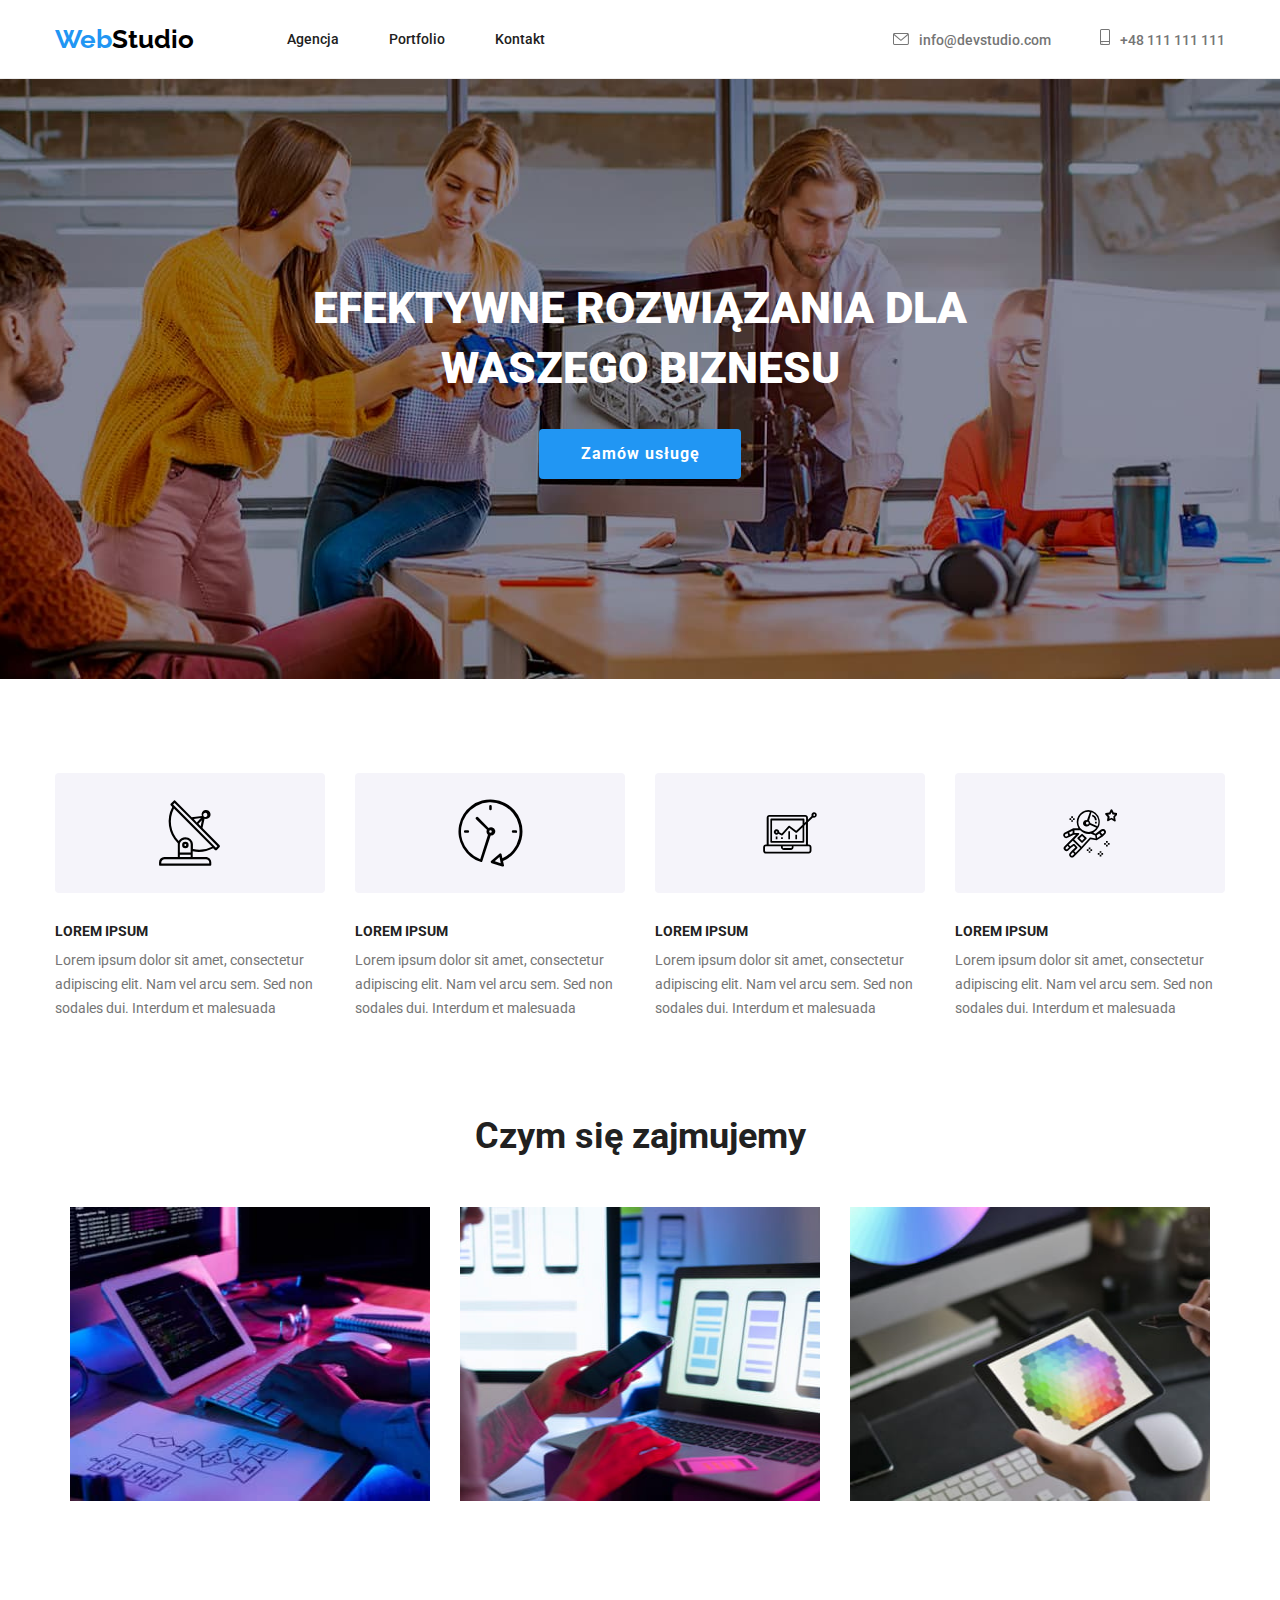
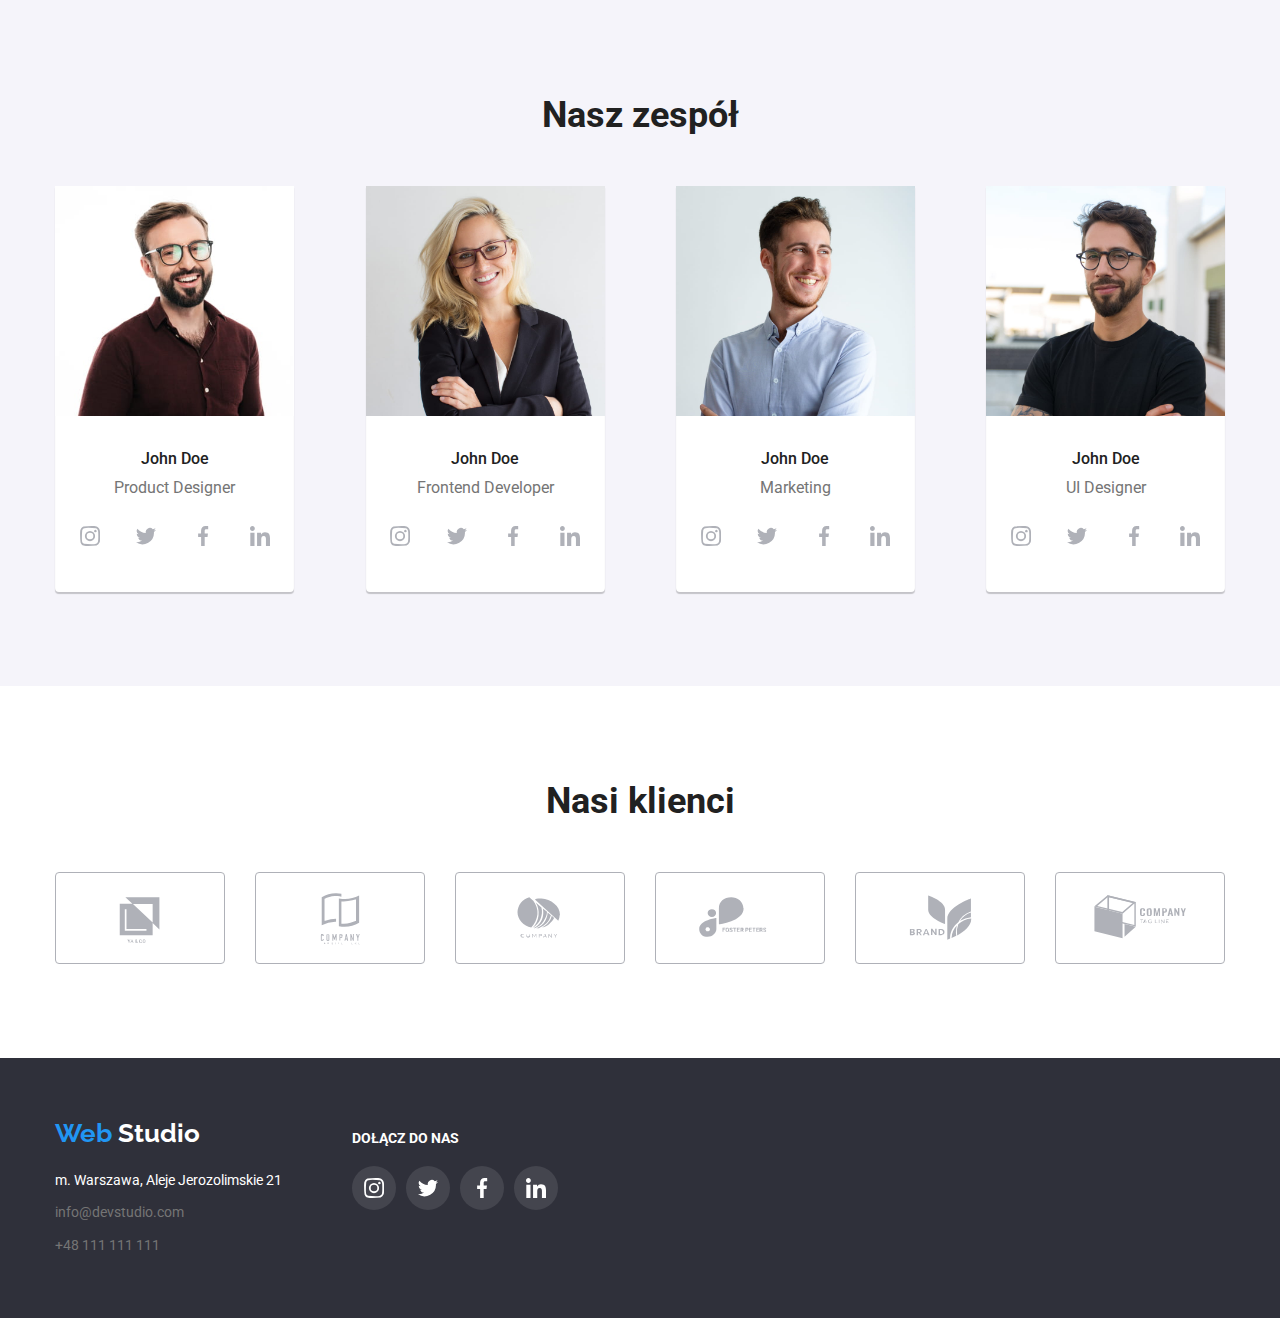
<file: index.html>
<!DOCTYPE html>
<html lang="pl">
  <head>
    <meta charset="UTF-8" >
    <meta http-equiv="X-UA-Compatible" content="IE=edge" >
    <meta name="viewport" content="width=device-width, initial-scale=1.0" >
    <title>Studio</title>
    <link rel="preconnect" href="https://fonts.googleapis.com" >
    <link rel="preconnect" href="https://fonts.gstatic.com" crossorigin >
    <link
      href="https://fonts.googleapis.com/css2?family=Raleway:wght@700&family=Roboto:wght@400;500;700;900&display=swap"
      rel="stylesheet"
    >
    <link
    rel="stylesheet"
    href="https://cdnjs.cloudflare.com/ajax/libs/modern-normalize/1.0.0/modern-normalize.min.css"
  >
    <link rel="stylesheet" href="./css/styles.css" >
  </head>
  <body>
    <header>
      <div class="container header-container">
        <nav>
          <div class="logo"><a class="webstudio" href="#"
          ><span class="logo-element ">Web</span
          ><span class="logo-second-element">Studio</span></a> 
          </div>
          <ul class="header-links">
            <li><a class="link" href="/">Agencja</a></li>
            <li><a class="link" href="./portfolio.html">Portfolio</a></li>
            <li><a class="link" href="/kontakt">Kontakt</a></li>
          </ul>
        </nav>
        <div class="header-links address-list">
          <ul class="flex-list">
            <li class="header-details">
              <a class="contacts-link" href="mailto:info@devstudio.com"
              ><svg width="16" height="12"  class="contacts-icon">
                <use class="envelope-icon" href="./images/icons.svg#icon-envelope-1"></use>
              </svg>info@devstudio.com</a>
            </li> 
            <li>
              <a class="contacts-link" href="tel:+48111111111"><svg class="contacts-icon" width="10" height="16"><use href="./images/icons.svg#icon-smartphone-1"></use></svg>+48 111 111 111</a>
            </li>
          </ul>
        </div>
      </div>
    </header>
    <main>
      <section class="first-section section" >
        <div class="first-section container">
          <div><h1 class="header-main">EFEKTYWNE ROZWIĄZANIA DLA WASZEGO BIZNESU</h1></div>
          <div class="button-container"><button class="button" type="button">Zamów usługę</button></div>
        </div>
      </section>
      <section class="second-section">
        <!-- <h2>Lorem ipsum sekcja</h2> -->
        <div class="container">
          <div class="second-section-flex">
            <ul class="text-columns">
              <li class="list-item"><div class="icon-box"><svg class="lorem-ipsum-class" width="65.32" height="70">
                <use
                  href="./images/icons.svg#icon-antenna-1"
                ></use>
              </svg></div>
                <div class="text-box"><h3>LOREM IPSUM</h3>
                <p class="second-section-paragraph">
                Lorem ipsum dolor sit amet, consectetur adipiscing elit. Nam vel
                arcu sem. Sed non sodales dui. Interdum et malesuada
                </p></div>
              </li>
              <li class="list-item"> <div class="icon-box"><svg class="lorem-ipsum-class" width="66.96" height="70">
                <use
                  href="./images/icons.svg#icon-clock-1"
                ></use>
              </svg></div>
              <div class="text-box"><h3>LOREM IPSUM</h3>
                <p class="second-section-paragraph">
                Lorem ipsum dolor sit amet, consectetur adipiscing elit. Nam vel
                arcu sem. Sed non sodales dui. Interdum et malesuada
                </p></div>
              </li>
              <li class="list-item"> <div class="icon-box"><svg class="lorem-ipsum-class" width="70" height="53.69">
                <use
                  href="./images/icons.svg#icon-diagram-1"
                ></use>
              </svg></div>
                <div class="text-box"><h3>LOREM IPSUM</h3>
                <p class="second-section-paragraph">
                Lorem ipsum dolor sit amet, consectetur adipiscing elit. Nam vel
                arcu sem. Sed non sodales dui. Interdum et malesuada
                </p></div>
              </li>
              <li class="list-item"><div class="icon-box"><svg class="lorem-ipsum-class" width="54.83" height="60.66">
                <use
                  href="./images/icons.svg#icon-astronaut-1"
                ></use>
              </svg></div>
                <div class="text-box"><h3>LOREM IPSUM</h3>
                <p class="second-section-paragraph">
                Lorem ipsum dolor sit amet, consectetur adipiscing elit. Nam vel
                arcu sem. Sed non sodales dui. Interdum et malesuada
                </p></div>
              </li>
            </ul>
          </div>
        </div>
      </section>
      <section class="second-section  section">
        <div class="container">
          <div class="team-descripton-section">
            <h2 class="container team-description">Czym się zajmujemy</h2>
            <ul class="image-section-1 container">
              <li>
                <img class="image-main-page"
                src="./images/img1.jpg"
                alt="programowanie"
                width="370"
                height="294"
              >
              </li>
              <li>
                <img class="image-main-page"
                src="./images/img2.jpg"
                alt="tworzenie aplikacji"
                width="370"
                height="294"
              >
              </li>
              <li>
                <img class="image-main-page"
                src="./images/img3.jpg"
                alt="tworzenie grafiki"
                width="370"
                height="294"
              >
              </li>
            </ul>
          </div>
        </div>
      </section>
      <section class="third-section section">
        <div class="=container">
         <h2 class="team-description team-members">Nasz zespół</h2>
         <ul class="image-section-2 container">
           <li class="photo-box">
             <div class="photo-block"><img class="image-main-page team-portrait"
              src="./images/img4.jpg"
              alt="John Doe"
              width="270"
              height="260"
            >
             <h3>John Doe</h3>
             <p class="position-description">Product Designer</p>
             <div class="team-social-media">
              <ul class="social-media-flex">
                <li class="social-media-flex-list" >
                  <div class="social-media-link"><svg class="individual-links"  width="44" height="44">
                    <use x="12px" y="12px" width="20" height="20"  href="./images/icons.svg#icon-instagram-2">
                    </use>
                  </svg></div>
                </li> 
                <li class="social-media-flex-list">
                  <div><svg class="individual-links" width="44" height="44">
                    <use x="12px" y="12px" width="20" height="20" href="./images/icons.svg#icon-twitter-1">
                    </use>
                  </svg></div>
                </li>
                <li class="social-media-flex-list">
                  <div><svg class="individual-links" width="44" height="44">
                    <use x="12px" y="12px" width="20" height="20" href="./images/icons.svg#icon-facebook-1">
                    </use>
                  </svg></div>
                </li>
                <li class="social-media-flex-list">
                  <div><svg class="individual-links" width="44" height="44">
                    <use x="12px" y="12px" width="20" height="20" href="./images/icons.svg#icon-linkedin-1">
                    </use>
                  </svg></div>
                </li>
              </ul>
            </div>
            </div>
           </li>
           <li class="photo-box">
             <div class="photo-block"><img class="image-main-page team-portrait"
              src="./images/img5.jpg"
              alt="John Doe"
              width="270"
              height="260"
            >
             <h3>John Doe</h3>
             <p class="position-description">Frontend Developer</p><div class="team-social-media">
              <ul class="social-media-flex">
                <li class="social-media-flex-list" >
                  <div class="social-media-link"><svg class="individual-links"  width="44" height="44">
                    <use x="12px" y="12px" width="20" height="20"  href="./images/icons.svg#icon-instagram-2">
                    </use>
                  </svg></div>
                </li> 
                <li class="social-media-flex-list">
                  <div><svg class="individual-links" width="44" height="44">
                    <use x="12px" y="12px" width="20" height="20" href="./images/icons.svg#icon-twitter-1">
                    </use>
                  </svg></div>
                </li>
                <li class="social-media-flex-list">
                  <div><svg class="individual-links" width="44" height="44">
                    <use x="12px" y="12px" width="20" height="20" href="./images/icons.svg#icon-facebook-1">
                    </use>
                  </svg></div>
                </li>
                <li class="social-media-flex-list">
                  <div><svg class="individual-links" width="44" height="44">
                    <use x="12px" y="12px" width="20" height="20" href="./images/icons.svg#icon-linkedin-1">
                    </use>
                  </svg></div>
                </li>
              </ul></div></div>
           </li>
           <li class="photo-box">
             <div class="photo-block"><img class="image-main-page team-portrait"
              src="./images/img6.jpg"
              alt="John Doe"
              width="270"
              height="260"
            >
             <h3>John Doe</h3>
             <p class="position-description">Marketing</p><div class="team-social-media">
              <ul class="social-media-flex">
                <li class="social-media-flex-list" >
                  <div class="social-media-link"><svg class="individual-links"  width="44" height="44">
                    <use x="12px" y="12px" width="20" height="20"  href="./images/icons.svg#icon-instagram-2">
                    </use>
                  </svg></div>
                </li> 
                <li class="social-media-flex-list">
                  <div><svg class="individual-links" width="44" height="44">
                    <use x="12px" y="12px" width="20" height="20" href="./images/icons.svg#icon-twitter-1">
                    </use>
                  </svg></div>
                </li>
                <li class="social-media-flex-list">
                  <div><svg class="individual-links" width="44" height="44">
                    <use x="12px" y="12px" width="20" height="20" href="./images/icons.svg#icon-facebook-1">
                    </use>
                  </svg></div>
                </li>
                <li class="social-media-flex-list">
                  <div><svg class="individual-links" width="44" height="44">
                    <use x="12px" y="12px" width="20" height="20" href="./images/icons.svg#icon-linkedin-1">
                    </use>
                  </svg></div>
                </li>
              </ul></div></div>
           </li>
           <li class="photo-box">
             <div class="photo-block"><img class="image-main-page team-portrait"
              src="./images/img7.jpg"
              alt="John Doe"
              width="270"
              height="260"
            >
             <h3>John Doe</h3>
             <p class="position-description">UI Designer</p><div class="team-social-media">
              <ul class="social-media-flex">
                <li class="social-media-flex-list" >
                  <div class="social-media-link"><svg class="individual-links"  width="44" height="44">
                    <use x="12px" y="12px" width="20" height="20"  href="./images/icons.svg#icon-instagram-2">
                    </use>
                  </svg></div>
                </li> 
                <li class="social-media-flex-list">
                  <div><svg class="individual-links" width="44" height="44">
                    <use x="12px" y="12px" width="20" height="20" href="./images/icons.svg#icon-twitter-1">
                    </use>
                  </svg></div>
                </li>
                <li class="social-media-flex-list">
                  <div><svg class="individual-links" width="44" height="44">
                    <use x="12px" y="12px" width="20" height="20" href="./images/icons.svg#icon-facebook-1">
                    </use>
                  </svg></div>
                </li>
                <li class="social-media-flex-list">
                  <div><svg class="individual-links" width="44" height="44">
                    <use x="12px" y="12px" width="20" height="20" href="./images/icons.svg#icon-linkedin-1">
                    </use>
                  </svg></div>
                </li>
              </ul></div></div>
           </li>
         </ul>
       </div>
      </section>
      <section class="last-section">
        <div class="last-section-paragraph container"><h2>Nasi klienci</h2></div>
        <div class="container last-section-icons">
          <svg class="client-icon" width="170" height="92">
            <use
              href="./images/icons.svg#icon-Client-1-1"
            ></use>
          </svg>
          <svg class="client-icon" width="170" height="92">
            <use
              href="./images/icons.svg#icon-Client-2-1"
            ></use>
          </svg>
          <svg class="client-icon" width="170" height="92">
            <use
              href="./images/icons.svg#icon-Client-3-1"
            ></use>
          </svg>
          <svg class="client-icon" width="170" height="92">
            <use
              href="./images/icons.svg#icon-Client-4-1"
            ></use>
          </svg>
          <svg class="client-icon" width="170" height="92">
            <use
              href="./images/icons.svg#icon-Client-5-1"
            ></use>
          </svg>
          <svg class="client-icon" width="170" height="92">
            <use
              href="./images/icons.svg#icon-Client-6-1"
            ></use>
          </svg>
        </div>
      </section>
    </main>
    <footer>
      <div class="container">
        <div class="footer-elements">
          <div><div class="logo logo-footer-style">
            <a class="webstudio" href="#">
              <span class="logo-element">Web</span>
              <span class="logo-footer">Studio</span></a
              >
          </div>
          <div class="footer-address">
            <address>
              <p class="address-footer">m. Warszawa, Aleje Jerozolimskie 21</p>
              <ul class="footer-list">
                <li class="link-first"><a class="contacts-link" href="mailto:info@devstudio.com"
                >info@devstudio.com</a
                >
                </li>
                <li>
                  <div ><a class="contacts-link" href="tel:+48111111111">+48 111 111 111</a></div>
                </li>
              </ul>
            </address>
          </div>
        </div>
          <div class="social-media">
            <p class="footer-links">DOŁĄCZ DO NAS</p>
            <div class="footer-icon-flex">
              <ul class="social-media-flex-footer">
                <li class="social-media-flex-list" >
                  <div class="social-media-link"><svg class="footer-icons"  width="44" height="44">
                    <use x="12px" y="12px" width="20" height="20"  href="./images/icons.svg#icon-instagram-2">
                    </use>
                  </svg></div>
                </li> 
                <li class="social-media-flex-list">
                  <div><svg class="footer-icons" width="44" height="44">
                    <use x="12px" y="12px" width="20" height="20" href="./images/icons.svg#icon-twitter-1">
                    </use>
                  </svg></div>
                </li>
                <li class="social-media-flex-list">
                  <div><svg class="footer-icons" width="44" height="44">
                    <use x="12px" y="12px" width="20" height="20" href="./images/icons.svg#icon-facebook-1">
                    </use>
                  </svg></div>
                </li>
                <li class="social-media-flex-list">
                  <div><svg class="footer-icons" width="44" height="44">
                    <use x="12px" y="12px" width="20" height="20" href="./images/icons.svg#icon-linkedin-1">
                    </use>
                  </svg></div>
                </li>
              </ul></div>
            </div>
        </div>
      </div>
    </footer>
  </body>
</html>
</file>
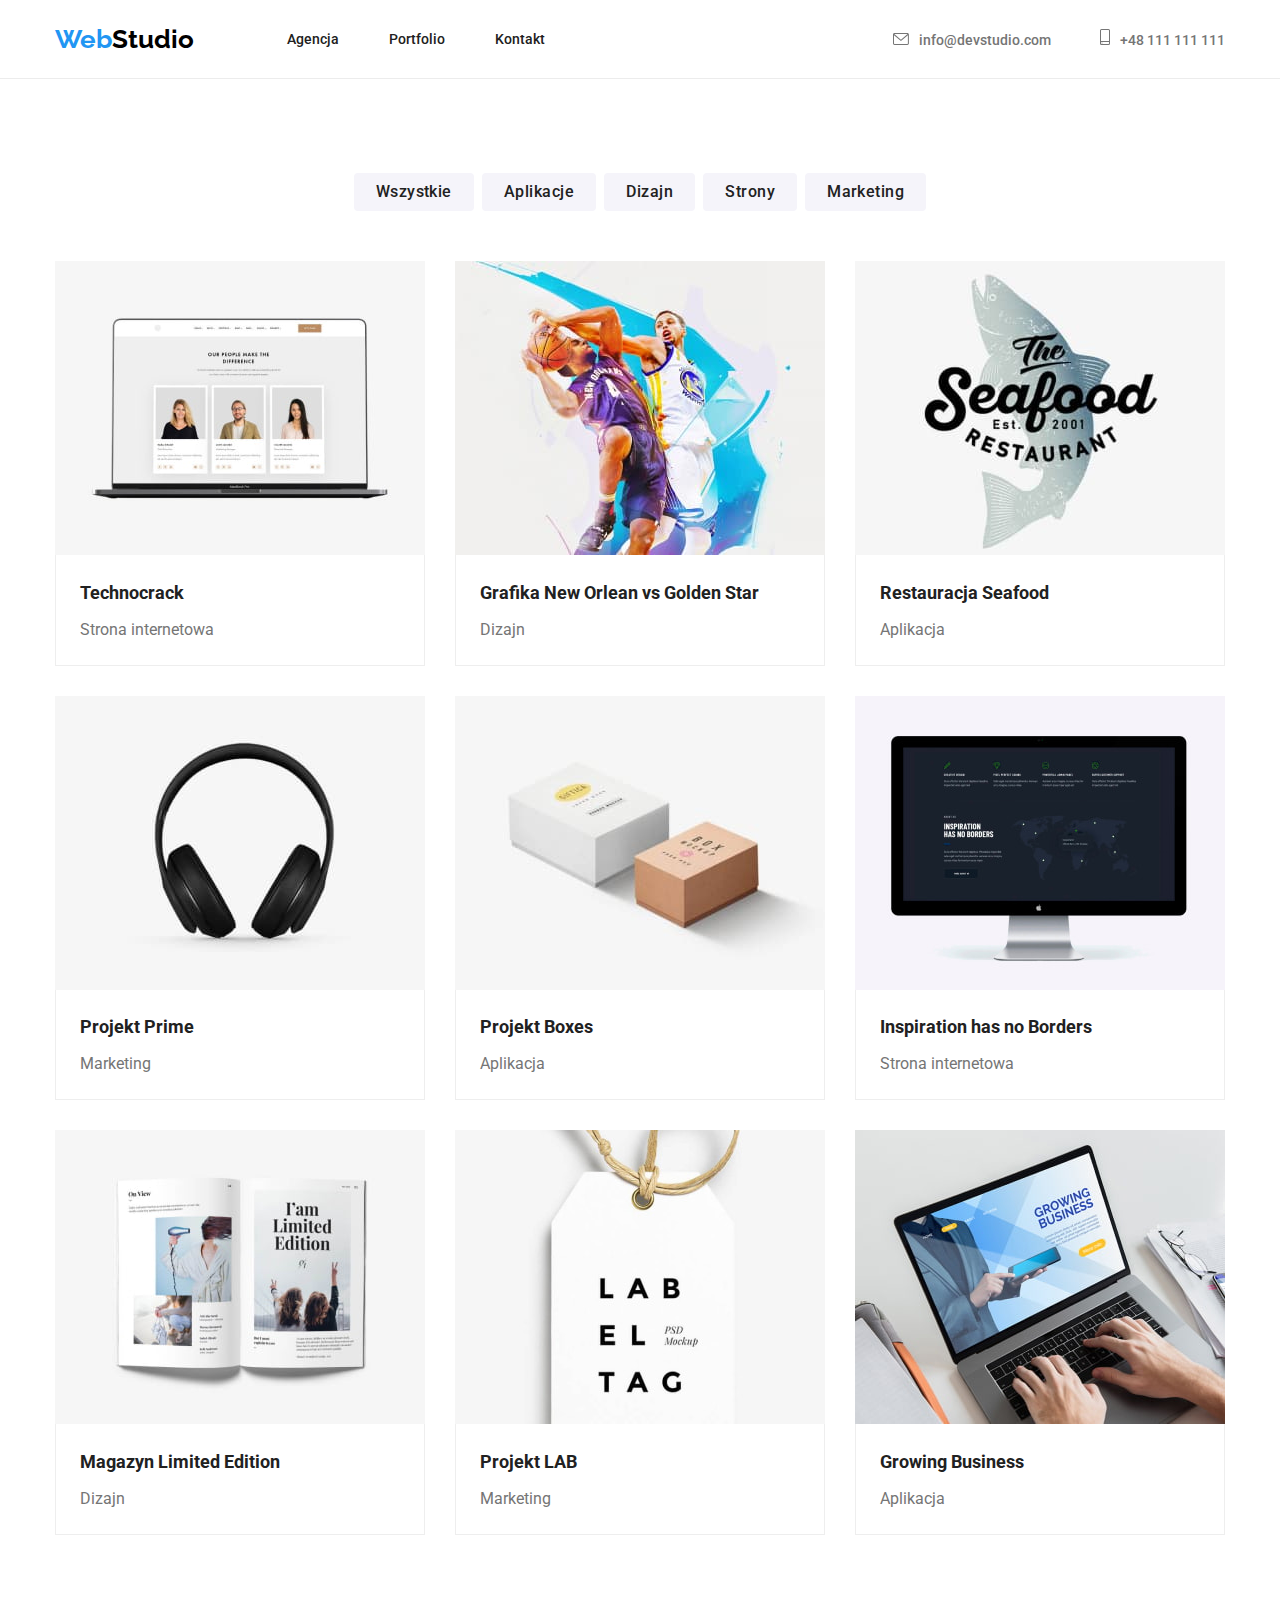
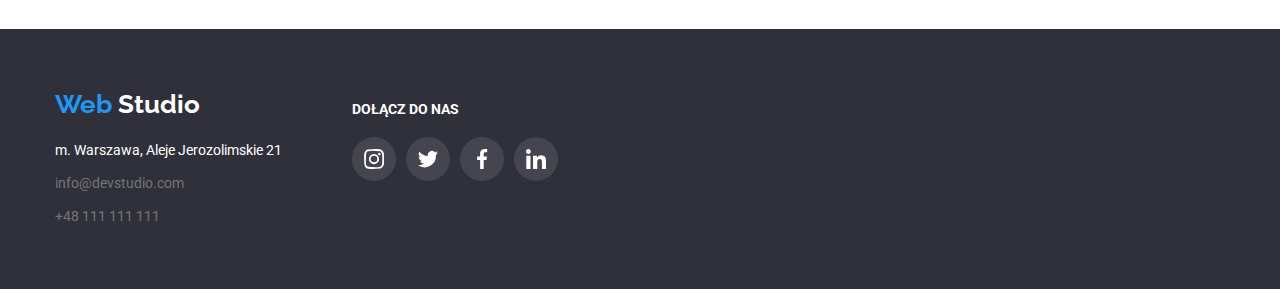
<file: portfolio.html>
<!DOCTYPE html>
<html lang="pl">
  <head>
    <meta charset="UTF-8">
    <meta http-equiv="X-UA-Compatible" content="IE=edge">
    <meta name="viewport" content="width=device-width, initial-scale=1.0">
    <title>Portfolio</title>
    <link rel="preconnect" href="https://fonts.googleapis.com">
    <link rel="preconnect" href="https://fonts.gstatic.com" crossorigin>
    <link
      href="https://fonts.googleapis.com/css2?family=Raleway:wght@700&family=Roboto:wght@400;500;700;900&display=swap"
      rel="stylesheet">
    <link
      rel="stylesheet"
      href="https://cdnjs.cloudflare.com/ajax/libs/modern-normalize/1.0.0/modern-normalize.min.css"
    > 
    <link rel="stylesheet" href="./css/styles.css">
  </head>
  <body>
    <header>
      <div class="container header-container">
        <nav>
          <div class="logo"><a class="webstudio" href="#"
          ><span class="logo-element ">Web</span
          ><span class="logo-second-element">Studio</span></a> 
          </div>
          <ul class="header-links">
            <li><a class="link" href="/">Agencja</a></li>
            <li><a class="link" href="./portfolio.html">Portfolio</a></li>
            <li><a class="link" href="/kontakt">Kontakt</a></li>
          </ul>
        </nav>
        <div class="header-links address-list">
          <ul class="flex-list">
            <li class="header-details">
              <a class="contacts-link" href="mailto:info@devstudio.com"
              ><svg width="16" height="12"  class="contacts-icon">
                <use class="envelope-icon" href="./images/icons.svg#icon-envelope-1"></use>
              </svg>info@devstudio.com</a>
            </li> 
            <li>
              <a class="contacts-link" href="tel:+48111111111"><svg class="contacts-icon" width="10" height="16"><use href="./images/icons.svg#icon-smartphone-1"></use></svg>+48 111 111 111</a>
            </li>
          </ul>
        </div>
      </div>
    </header>
    <main class="main-portfolio">
      <div>
        <ul class="button-links">
          <li>
            <button class="button-portfolio" type="button">Wszystkie</button>
          </li>
          <li>
            <button class="button-portfolio" type="button">Aplikacje</button>
          </li>
          <li>
            <button class="button-portfolio" type="button">Dizajn</button>
          </li>
          <li>
            <button class="button-portfolio" type="button">Strony</button>
          </li>
          <li>
            <button class="button-portfolio" type="button">Marketing</button>
          </li>
        </ul>
      </div>
      <section class="portfolio section">
        <ul class="portfolio-images container">
            <li class="item">
              <div class="photo-block-portfolio"><img
              src="images/img8.jpg"
              alt="strona internetowa"
              width="370"
              height="294">
              <div class="item-text"><h3 lang="en">Technocrack</h3>
              <p>Strona internetowa</p></div></div>
            </li>
            <li class="item">
              <div class="photo-block-portfolio"><img
              src="images/img9.jpg"
              alt="dizajn"
              width="370"
              height="294">
              <div class="item-text"><h3>Grafika New Orlean vs Golden Star</h3>
              <p>Dizajn</p></div></div>
            </li>
            <li class="item">
              <div class="photo-block-portfolio"><img
              src="images/img10.jpg"
              alt="aplikacja"
              width="370"
              height="294">
              <div class="item-text"><h3>Restauracja Seafood</h3>
              <p>Aplikacja</p></div></div>
            </li>
            <li class="item">
              <div class="photo-block-portfolio"><img
              src="images/img11.jpg"
              alt="słuchawki"
              width="370"
              height="294">
              <div class="item-text"><h3>Projekt Prime</h3>
              <p>Marketing</p></div></div>
            </li>
            <li class="item">
              <div class="photo-block-portfolio"><img
              src="images/img12.jpg"
              alt="pudełka"
              width="370"
              height="294">
              <div class="item-text"><h3 lang="en">Projekt Boxes</h3>
              <p>Aplikacja</p></div></div>
            </li>
            <li class="item">
              <div class="photo-block-portfolio"><img
              src="images/img13.jpg"
              alt="monitor"
              width="370"
              height="294">
              <div class="item-text"><h3 lang="en">Inspiration has no Borders</h3>
              <p>Strona internetowa</p></div></div>
            </li>
            <li class="item">
              <div class="photo-block-portfolio"><img
              src="images/img14.jpg"
              alt="magazyn"
              width="370"
              height="294">
              <div class="item-text"><h3>Magazyn Limited Edition</h3>
              <p>Dizajn</p></div></div>
            </li>
            <li class="item">
              <div class="photo-block-portfolio"><img
              src="images/img15.jpg"
              alt="etykieta"
              width="370"
              height="294">
              <div class="item-text"><h3>Projekt LAB</h3>
              <p>Marketing</p></div></div>
            </li>
            <li class="item">
              <div class="photo-block-portfolio"><img
              src="images/img16.jpg"
              alt="laptop"
              width="370"
              height="294">
              <div class="item-text"><h3 lang="en">Growing Business</h3>
              <p>Aplikacja</p></div></div>
            </li>
        </ul>
    </section>
    </main>
    <footer>
      <div class="container">
        <div class="footer-elements">
          <div><div class="logo logo-footer-style">
            <a class="webstudio" href="#">
              <span class="logo-element">Web</span>
              <span class="logo-footer">Studio</span></a
              >
          </div>
          <div class="footer-address">
            <address>
              <p class="address-footer">m. Warszawa, Aleje Jerozolimskie 21</p>
              <ul class="footer-list">
                <li class="link-first"><a class="contacts-link" href="mailto:info@devstudio.com"
                >info@devstudio.com</a
                >
                </li>
                <li>
                  <div ><a class="contacts-link" href="tel:+48111111111">+48 111 111 111</a></div>
                </li>
              </ul>
            </address>
          </div>
        </div>
          <div class="social-media">
            <p class="footer-links">DOŁĄCZ DO NAS</p>
            <div class="footer-icon-flex">
              <ul class="social-media-flex-footer">
                <li class="social-media-flex-list" >
                  <div class="social-media-link"><svg class="footer-icons"  width="44" height="44">
                    <use x="12px" y="12px" width="20" height="20"  href="./images/icons.svg#icon-instagram-2">
                    </use>
                  </svg></div>
                </li> 
                <li class="social-media-flex-list">
                  <div><svg class="footer-icons" width="44" height="44">
                    <use x="12px" y="12px" width="20" height="20" href="./images/icons.svg#icon-twitter-1">
                    </use>
                  </svg></div>
                </li>
                <li class="social-media-flex-list">
                  <div><svg class="footer-icons" width="44" height="44">
                    <use x="12px" y="12px" width="20" height="20" href="./images/icons.svg#icon-facebook-1">
                    </use>
                  </svg></div>
                </li>
                <li class="social-media-flex-list">
                  <div><svg class="footer-icons" width="44" height="44">
                    <use x="12px" y="12px" width="20" height="20" href="./images/icons.svg#icon-linkedin-1">
                    </use>
                  </svg></div>
                </li>
              </ul></div>
            </div>
        </div>
      </div>
    </footer>
  </body>
</html>
</file>
<file: css/styles.css>
:root{
  --background-color-haeder:rgba(255, 255, 255, 1);
  --second-brand-color:rgba(47, 48, 58, 1);
  --list-font-color:rgba(117, 117, 117, 1);
}
* {
  box-sizing: border-box;
  margin: 0;
  padding: 0;
}
.container{
  max-width: 1200px;
  padding: 0 15px;
  margin:0 auto;
  width: 100%;
}
body {
  font-family: "Roboto", sans-serif, "Raleway", sans-serif;
  color:rgba(33, 33, 33, 1);
}
/* header */
header {
  background-color:var(--background-color-haeder);
  padding-top: 32px;
  padding-bottom:32px;
}
 
.webstudio {
  font-family: "Raleway", sans-serif;
  font-weight: 700;
  font-size: 26px;
  line-height: 1.17;
  text-decoration: none;
  cursor: none;
}
.logo{
  margin:auto;
}
.logo-element {
  color: #2196f3;
}
.header-links li {
  font-weight: 500;
  font-size: 14px;
  line-height: 1.17;
  margin:auto;
  /* margin:auto;
  padding: auto; */
}
.link {
  color: rgba(33, 33, 33, 1);
  text-decoration: none;
}
.link:active,
.link:hover,
.link:focus {
  color: rgba(33, 150, 243, 1);
}
.contacts-link {
  color: var(--list-font-color);
  text-decoration: none;
}
.contacts-link:active,
.contacts-link:hover,
.contacts-link:focus {
  color: rgba(33, 150, 243, 1);
}
a:hover svg {
  fill:rgba(33, 150, 243, 1);
}
.logo-second-element {
  color: rgba(0, 0, 0, 1);
}
/* main */
.first-section {
  background-color: #2f303a;
  background-image:url("../images/img17.jpg"), linear-gradient(rgba(47, 48, 58, 0.4),rgba(47, 48, 58, 0.4));
  background-repeat: no-repeat;
  background-position:center;
  background-size:cover;
  /* min-width: 100%; */
  margin:0 auto;
  max-width: 1600px;
}
h1 {
  color: #ffffff;
  text-align: center;
  font-size: 44px;
  line-height: 1.36;
  font-weight: 900;
  padding-top:200px;
}
.button {
  font-family: inherit;
  background-color: rgba(33, 150, 243, 1);
  color: rgba(255, 255, 255, 1);
  font-weight: 700;
  font-size: 16px;
  line-height: 1.87;
  letter-spacing: 0.06em;
  text-align: center;
  cursor: pointer;
  padding-top:10px;
  padding-bottom:10px;
  padding-left: 42px;
  padding-right:41px;
  border-style:none;
  border-radius: 4px;
  margin-bottom:200px;
}

.button:active,
.button:hover,
.button:focus {
  background-color: rgb(16, 234, 250);
}
/* sections */
h2 {
  font-size: 36px;
  line-height: 1.17;
  text-align: center;
  margin-bottom: 50px;
}
.second-section {
  background-color: #ffffff;
  padding-top:94px;
}
.second-section h3 {
  font-size: 14px;
  line-height: 1.17;
}
.second-section-paragraph {
  color: var(--list-font-color);
  font-size: 14px;
  line-height: 1.71;
}
.third-section {
  background-color: #f5f4fa;
}
.third-section h3 {
  font-weight: 500;
  font-size: 16px;
  line-height: 1.17;
}
.position-description {
  color: var(--list-font-color);
  font-size: 16px;
  line-height: 1.17;
  margin-top:10px;
}
footer {
  background-color:var(--second-brand-color);
}
.logo-footer {
  color: #ffffff;
}
address {
  font-size: 14px;
  line-height: 1.71;
  font-style: normal;
}
address > p {
  color: #ffffff;
  font-weight: 400;
  font-size: 14px;
  line-height: 1.71;
}
.contacts {
  color: rgba(255, 255, 255, 0.6);
  text-decoration: none;
}
ul {
  list-style-type: none;
}
.footer-portfolio {
  text-decoration-line: underline;
  color: var(--list-font-color);
}
.button-portfolio {
  color: rgba(33, 33, 33, 1);
  font-weight: 500;
  font-size: 16px;
  line-height: 1.625;
  letter-spacing: 0.03em;
  text-align: center;
  background-color: rgba(245, 244, 250, 1);
  padding:6px 22px 6px 22px;
  border-style: none;
  border-radius:4px;
}
.button-portfolio:active,
.button-portfolio:focus,
.button-portfolio:hover {
  background-color: rgba(33, 150, 243, 1);
  color: rgba(255, 255, 255, 1);
  box-shadow: 0 2px 2px 0 rgba(0, 0, 0, 0.12), inset 0 1px 2px 0 rgba(0, 0, 0, 0.08);
}
.main-portfolio h3 {
  font-size: 18px;
  line-height: 2;
}
.main-portfolio p {
  color: var(--list-font-color);
  font-size: 16px;
  line-height: 1.875;
}
.main-portfolio section {
  background-color: rgba(255, 255, 255, 1);
}

header li{
  display: inline;
} 
* {
  box-sizing: border-box;
}
.header-container {
  display: flex;
  flex-direction: row;
  flex-wrap:nowrap;
  align-content: center;
  justify-content:space-between;
  align-items:center;
  background-size:cover;
}
nav {
  display: flex;
  display: flex;
  flex-direction: row;
  flex-wrap:nowrap;
  align-content: center;
  align-items:center;
}
.text-columns{
  display:flex;
  justify-content:space-between;
  flex-direction:row;
  justify-content:space-evenly;
  column-gap:30px;
}
.icon-box{
  background-color:rgba(245, 244, 250, 1);
  border-radius:4px;
  width:270px;
  height:120px;
  display:flex;
  justify-content:space-between;
  flex-direction:row;
  justify-content:space-evenly;
}
.lorem-ipsum-class{
  margin:auto;
}
.text-box{
  padding-top:30px;
}
.list-item{
  flex-basis:calc((100% - 90px)/4);
}
.second-section-paragraph{
  margin-top:10px;
}
.image-section-1{
  display:flex;
  flex-direction:row;
  justify-content: space-between;
  align-content: center;
  column-gap: 30px;
  margin-top:50px;
}
.image-section-2{
  display:flex;
  flex-direction:row;
  justify-content:space-between;
  align-content: center;
  column-gap:10px;
  padding-bottom:94px;
}
.team-descripton-section{
  margin-bottom:94px; 
  }
.header-main{
  max-width: 696px;
  margin-left:auto;
  margin-right:auto;
  margin-bottom:30px;
}
.button-container{
  margin-top:30px;
  display: flex;
  justify-content: center;
  align-items: center;
}
.image-main-page{
  width:100%;
} 
.team-members{
padding-top:94px;
}
.photo-block{
  background-color:rgba(255, 255, 255, 1);
 text-align: center;
 padding-bottom: 30px;
 box-shadow: 0 2px 1px 0 rgba(0, 0, 0, 0.2), inset 0 1px 1px 0 rgba(0, 0, 0, 0.14);
 border-bottom-left-radius:4px ;
 border-bottom-right-radius:4px;
}
.footer-elements{
  padding-top:60px;
  padding-bottom: 60px;
  display:block;
  /* margin-left: 215px;
  margin-bottom:90px; */
}
.footer-list{
  padding-left:0;
}
.button-links{
  display:flex;
  flex-direction: row;
  align-items:flex-start;
  justify-content: center;
  margin-top: 94px;
  margin-bottom:50px;
  column-gap:8px;
}
.portfolio-images{
  display: flex;
  flex-wrap:wrap;
  align-items: center;
  justify-content: center;
  gap:30px;
  padding-bottom:94px;
 
}
.photo-block-portfolio{
  background-color:rgba(255, 255, 255, 1);
  margin-bottom: 0;
}
header{
  border-bottom:solid #ECECEC 1px;
  padding-bottom:24px ;
  padding-top:24px ;
}
.header-links li:nth-child(1){
margin-left: 93px;
}
.header-links li:nth-child(2){
  margin-left: 46px;
}
.header-links li:nth-child(3){
  margin-left: 46px;
}
.adress-list li:nth-child(1){
    margin-right: 50px;
  }
.text-columns{
  display:flex;
}
.photo-block-portfolio h3{
  margin-left:24px;
}
.photo-block-portfolio p{
  margin-left:24px;
  margin-bottom:20px;
  padding-top: 4px;
}
.item li{
  flex-basis: calc((100% - 60px) / 3);
}
.item-text{
  border-bottom: solid #EEEEEE 1px;  
  border-right:solid #EEEEEE 1px ;
  border-left:solid #EEEEEE 1px ;
  margin-top: -5px;
  padding-top: 20px;
}

.logo-footer-style{
  margin-bottom:20px;
  /* display: inline-block; */
}
.address-footer{
  margin-bottom:9px;
}
.link-first{
  margin-bottom: 9px;
}
.team-portrait{
  padding-bottom: 30px;
 }
 .main-icons{
  display: flex;
  flex-wrap: nowrap;
  flex-direction: row;
  justify-content: space-evenly;
  column-gap:30px;
  padding-top:94px;
 }
 .main-icons > svg{
  flex-basis:calc((100% - 90px)/4)
 }
 .last-section-icons{
  display: flex;
  flex-wrap: nowrap;
  flex-direction: row;
  justify-content: space-evenly;
  column-gap:30px;
  padding-bottom:94px;
 }
 .last-section-paragraph{
  padding-top: 94px;
 }
 .last-section-icons > svg{
  flex-basis:calc((100% - 150px) / 6);
  border:solid rgba(175, 177, 184, 1) 1px;
  border-radius: 4px;
 } 
 .contacts-icon{
  display: inline-block;
  margin-right: 10px;
  cursor: pointer;
  fill:rgba(117, 117, 117, 1);
 }
 .client-icon{
  fill:rgba(175, 177, 184, 1);
 }
 .client-icon:hover,
 .client-icon:focus,
 .client-icon:active {
  fill:rgba(33, 150, 243, 1);
  border-color:rgba(33, 150, 243, 1);
 }
.footer-links{
  color: #ffffff;
  font-weight: 700;
  font-size: 14px;
  line-height: 1.17;
}
  .footer-elements{
    display: flex;
    flex-direction: row;
    justify-content: flex-start;
    column-gap: 70px;
  }
  .social-media{
    margin-top:12px;
    margin-bottom:40px;
  }
  .footer-icon-flex{
    display:flex;
    column-gap:10px;

  }
.footer-icon-flex{
  padding-top:20px;
}
.footer-icons{
  border-radius:50%;
  background-color: rgba(255, 255, 255, 0.1);
  fill:rgba(255, 255, 255, 1);
  cursor:pointer;
}
.footer-icons:active,
.footer-icons:hover,
.footer-icons:focus {
  background-color: rgba(33, 150, 243, 1);  
}
.social-media-link{
  display: inline-block;
}
.social-media-flex{
  display:flex;
  flex-direction: row;
  align-items: center;
  justify-content:space-evenly;
  padding-top:16px; 
}
.individual-links{
fill:rgba(175, 177, 184, 1);
background-color:white;
border-radius: 50%;
cursor: pointer;
}
.individual-links:active,
.individual-links:hover,
.individual-links:focus {
  background-color: rgba(33, 150, 243, 1);
  fill:rgba(255, 255, 255, 1);
  }
  .social-media-flex-footer{
    display:flex;
    flex-direction: row;
    align-items: center;
    justify-content:space-evenly;
    column-gap:10px;
  }
</file>
